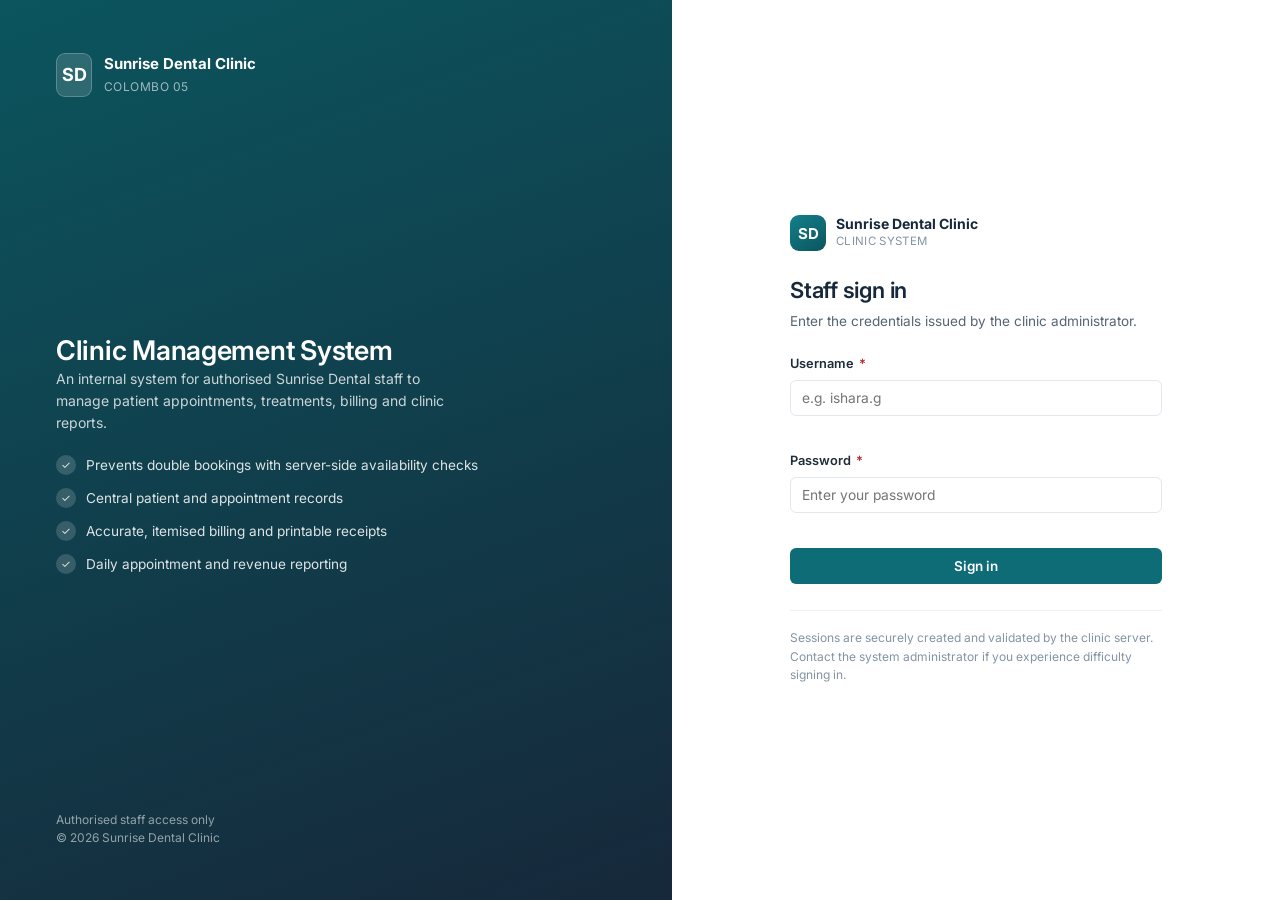
<file: index.html>
<!DOCTYPE html>
<html lang="en">
<head>
  <meta charset="UTF-8">
  <meta name="viewport" content="width=device-width, initial-scale=1.0">
  <title>Sunrise Dental Clinic Management System</title>
  <!-- Entry point: the application always starts at the sign-in screen. -->
  <meta http-equiv="refresh" content="0; url=login.html">
  <link rel="stylesheet" href="css/style.css">
</head>
<body>
  <div style="display:grid;place-items:center;min-height:100vh">
    <p class="muted">Opening Sunrise Dental Clinic Management System… <a href="login.html">Continue</a></p>
  </div>
  <script>window.location.replace("login.html");</script>
</body>
</html>
</file>
<file: css/style.css>
/* ==========================================================================
   Sunrise Dental Clinic Management System
   Shared stylesheet (CSS3 only - no frameworks)
   Sections: 1. Tokens  2. Base  3. Layout  4. Components  5. Pages
             6. Responsive  7. Print
   ========================================================================== */

/* ------------------------------ 1. Tokens ------------------------------- */
:root {
  /* Brand / accent colours (restrained dental-healthcare palette) */
  --brand-50:  #eef7f8;
  --brand-100: #d6ecee;
  --brand-200: #a9d8dc;
  --brand-500: #12808c;
  --brand-600: #0e6c77;
  --brand-700: #0b555e;

  --navy-700: #23384c;
  --navy-900: #16283a;

  /* Neutrals */
  --white: #ffffff;
  --bg:     #f5f7f9;
  --line:   #e2e8ee;
  --line-2: #eef2f6;
  --text:   #1f2d3a;
  --text-2: #566575;
  --text-3: #8494a3;

  /* Status */
  --ok-bg:   #e8f6ed; --ok-fg:   #1c7a45; --ok-line: #bfe6cf;
  --warn-bg: #fdf3e2; --warn-fg: #96631a; --warn-line: #f2ddb6;
  --err-bg:  #fdecec; --err-fg:  #b02a2a; --err-line: #f5cccc;
  --info-bg: #eaf2fb; --info-fg: #1f5fa8; --info-line: #c9dcf3;

  /* Shape & depth */
  --r-sm: 6px;
  --r-md: 10px;
  --r-lg: 14px;
  --shadow-1: 0 1px 2px rgba(22, 40, 58, .06), 0 1px 3px rgba(22, 40, 58, .05);
  --shadow-2: 0 4px 14px rgba(22, 40, 58, .08);
  --shadow-3: 0 18px 40px rgba(22, 40, 58, .18);

  --sidebar-w: 248px;
  --font: "Inter", "Segoe UI", Roboto, Helvetica, Arial, sans-serif;
}

/* ------------------------------- 2. Base -------------------------------- */
* { box-sizing: border-box; }

html, body { height: 100%; }

body {
  margin: 0;
  font-family: var(--font);
  font-size: 14.5px;
  line-height: 1.55;
  color: var(--text);
  background: var(--bg);
  -webkit-font-smoothing: antialiased;
}

h1, h2, h3, h4 { margin: 0; font-weight: 600; letter-spacing: -.01em; color: var(--navy-900); }
h1 { font-size: 21px; }
h2 { font-size: 17px; }
h3 { font-size: 15px; }
p  { margin: 0 0 10px; }
a  { color: var(--brand-600); text-decoration: none; }
a:hover { text-decoration: underline; }

.muted     { color: var(--text-2); }
.small     { font-size: 12.5px; }
.mono      { font-family: "SFMono-Regular", Consolas, "Liberation Mono", monospace; }
.nowrap    { white-space: nowrap; }
.text-right{ text-align: right; }
.hidden    { display: none !important; }

::selection { background: var(--brand-100); }

:focus-visible {
  outline: 2px solid var(--brand-500);
  outline-offset: 2px;
}

/* ------------------------------ 3. Layout ------------------------------- */
.layout { display: flex; min-height: 100vh; }

/* --- Sidebar --- */
.sidebar {
  width: var(--sidebar-w);
  flex: 0 0 var(--sidebar-w);
  background: var(--white);
  border-right: 1px solid var(--line);
  display: flex;
  flex-direction: column;
  position: sticky;
  top: 0;
  height: 100vh;
}

.brand {
  display: flex;
  align-items: center;
  gap: 10px;
  padding: 18px 18px 16px;
  border-bottom: 1px solid var(--line-2);
}

.brand-mark {
  width: 36px; height: 36px;
  border-radius: 9px;
  background: linear-gradient(145deg, var(--brand-500), var(--brand-700));
  color: #fff;
  display: grid; place-items: center;
  font-weight: 700; font-size: 15px;
  flex: 0 0 36px;
}

.brand-text strong { display: block; font-size: 14px; color: var(--navy-900); line-height: 1.2; }
.brand-text span   { display: block; font-size: 11.5px; color: var(--text-3); letter-spacing: .03em; text-transform: uppercase; }

.nav { padding: 14px 12px; overflow-y: auto; flex: 1; }
.nav-label {
  font-size: 11px; text-transform: uppercase; letter-spacing: .08em;
  color: var(--text-3); padding: 10px 10px 6px; font-weight: 600;
}

.nav-item {
  display: flex; align-items: center; gap: 10px;
  padding: 9px 10px;
  border-radius: var(--r-sm);
  color: var(--text-2);
  font-weight: 500;
  border-left: 3px solid transparent;
  transition: background .12s ease, color .12s ease;
}
.nav-item:hover { background: var(--line-2); color: var(--text); text-decoration: none; }
.nav-item.active {
  background: var(--brand-50);
  color: var(--brand-700);
  border-left-color: var(--brand-500);
  font-weight: 600;
}
.nav-item svg { width: 17px; height: 17px; flex: 0 0 17px; stroke-width: 1.7; }

.sidebar-foot {
  padding: 12px;
  border-top: 1px solid var(--line-2);
  font-size: 12px;
  color: var(--text-3);
}

/* --- Main column --- */
.main { flex: 1; min-width: 0; display: flex; flex-direction: column; }

.topbar {
  height: 62px;
  background: var(--white);
  border-bottom: 1px solid var(--line);
  display: flex; align-items: center; justify-content: space-between;
  gap: 16px;
  padding: 0 22px;
  position: sticky; top: 0; z-index: 20;
}
.topbar-title { display: flex; flex-direction: column; }
.topbar-title strong { font-size: 15.5px; color: var(--navy-900); }
.topbar-title span { font-size: 12.5px; color: var(--text-3); }
.topbar-right { display: flex; align-items: center; gap: 12px; }

.user-chip {
  display: flex; align-items: center; gap: 9px;
  padding: 5px 10px 5px 5px;
  border: 1px solid var(--line);
  border-radius: 40px;
  background: var(--white);
}
.avatar {
  width: 28px; height: 28px; border-radius: 50%;
  background: var(--brand-100); color: var(--brand-700);
  display: grid; place-items: center; font-size: 12px; font-weight: 700;
}
.user-chip .u-name { font-size: 13px; font-weight: 600; line-height: 1.1; }
.user-chip .u-role { font-size: 11px; color: var(--text-3); line-height: 1.1; }

.content { padding: 22px; max-width: 1280px; width: 100%; }

.page-head {
  display: flex; align-items: flex-end; justify-content: space-between;
  gap: 16px; margin-bottom: 18px; flex-wrap: wrap;
}
.page-head p { margin: 4px 0 0; color: var(--text-2); font-size: 13.5px; }

.mobile-toggle {
  display: none;
  background: var(--white); border: 1px solid var(--line);
  border-radius: var(--r-sm); width: 36px; height: 36px;
  cursor: pointer; color: var(--text);
}

/* ----------------------------- 4. Components ---------------------------- */

/* Cards */
.card {
  background: var(--white);
  border: 1px solid var(--line);
  border-radius: var(--r-lg);
  box-shadow: var(--shadow-1);
}
.card + .card { margin-top: 18px; }
.card-head {
  padding: 14px 18px;
  border-bottom: 1px solid var(--line-2);
  display: flex; align-items: center; justify-content: space-between; gap: 12px;
}
.card-head p { margin: 2px 0 0; font-size: 12.5px; color: var(--text-3); }
.card-body { padding: 18px; }
.card-foot {
  padding: 14px 18px; border-top: 1px solid var(--line-2);
  display: flex; gap: 10px; flex-wrap: wrap;
  background: #fbfcfd; border-radius: 0 0 var(--r-lg) var(--r-lg);
}

/* Grid helpers */
.grid { display: grid; gap: 16px; }
.grid-4 { grid-template-columns: repeat(4, minmax(0, 1fr)); }
.grid-3 { grid-template-columns: repeat(3, minmax(0, 1fr)); }
.grid-2 { grid-template-columns: repeat(2, minmax(0, 1fr)); }

/* Stat cards */
.stat {
  background: var(--white);
  border: 1px solid var(--line);
  border-radius: var(--r-lg);
  padding: 16px 18px;
  box-shadow: var(--shadow-1);
  display: flex; flex-direction: column; gap: 6px;
}
.stat-top { display: flex; align-items: center; justify-content: space-between; }
.stat-label { font-size: 12.5px; color: var(--text-2); font-weight: 500; }
.stat-icon {
  width: 32px; height: 32px; border-radius: 9px;
  display: grid; place-items: center;
  background: var(--brand-50); color: var(--brand-600);
}
.stat-icon.violet { background: var(--info-bg); color: var(--info-fg); }
.stat-icon.green  { background: var(--ok-bg);   color: var(--ok-fg); }
.stat-icon.amber  { background: var(--warn-bg); color: var(--warn-fg); }
.stat-value { font-size: 25px; font-weight: 700; color: var(--navy-900); letter-spacing: -.02em; }
.stat-note { font-size: 12px; color: var(--text-3); }

/* Buttons */
.btn {
  display: inline-flex; align-items: center; justify-content: center; gap: 8px;
  padding: 9px 16px;
  border-radius: var(--r-sm);
  border: 1px solid transparent;
  font-family: inherit; font-size: 13.5px; font-weight: 600;
  cursor: pointer;
  transition: background .12s ease, border-color .12s ease, color .12s ease;
  white-space: nowrap;
}
.btn:disabled { opacity: .55; cursor: not-allowed; }
.btn svg { width: 16px; height: 16px; }

.btn-primary { background: var(--brand-600); color: #fff; }
.btn-primary:hover:not(:disabled) { background: var(--brand-700); }

.btn-secondary { background: var(--white); color: var(--text); border-color: var(--line); }
.btn-secondary:hover:not(:disabled) { background: var(--line-2); }

.btn-danger { background: var(--white); color: var(--err-fg); border-color: var(--err-line); }
.btn-danger:hover:not(:disabled) { background: var(--err-bg); }

.btn-solid-danger { background: #b02a2a; color: #fff; }
.btn-solid-danger:hover:not(:disabled) { background: #8e2020; }

.btn-ghost { background: transparent; color: var(--text-2); }
.btn-ghost:hover:not(:disabled) { background: var(--line-2); color: var(--text); }

.btn-block { width: 100%; }
.btn-sm { padding: 6px 11px; font-size: 12.5px; }

/* Forms */
.form-grid { display: grid; grid-template-columns: repeat(2, minmax(0, 1fr)); gap: 16px 18px; }
.field { display: flex; flex-direction: column; gap: 6px; }
.field.span-2 { grid-column: span 2; }

.field label { font-size: 12.8px; font-weight: 600; color: var(--text); }
.field label .req { color: #b02a2a; margin-left: 2px; }
.hint { font-size: 11.8px; color: var(--text-3); }

input[type="text"], input[type="password"], input[type="tel"],
input[type="date"], input[type="time"], input[type="number"],
input[type="search"], select, textarea {
  width: 100%;
  padding: 9px 11px;
  font-family: inherit; font-size: 13.8px; color: var(--text);
  background: var(--white);
  border: 1px solid var(--line);
  border-radius: var(--r-sm);
  transition: border-color .12s ease, box-shadow .12s ease;
}
textarea { resize: vertical; min-height: 74px; }
input:hover, select:hover, textarea:hover { border-color: #cfd9e2; }
input:focus, select:focus, textarea:focus {
  outline: none;
  border-color: var(--brand-500);
  box-shadow: 0 0 0 3px rgba(18, 128, 140, .13);
}
input[readonly], input:disabled, select:disabled {
  background: #f7f9fb; color: var(--text-2); cursor: not-allowed;
}
select {
  appearance: none;
  background-image: url("data:image/svg+xml,%3Csvg xmlns='http://www.w3.org/2000/svg' width='12' height='12' viewBox='0 0 24 24' fill='none' stroke='%238494a3' stroke-width='3'%3E%3Cpath d='M6 9l6 6 6-6'/%3E%3C/svg%3E");
  background-repeat: no-repeat;
  background-position: right 11px center;
  padding-right: 30px;
}

/* Client-side validation feedback (convenience only - backend re-validates) */
.field-error { font-size: 11.8px; color: var(--err-fg); min-height: 14px; }
.field.invalid input, .field.invalid select { border-color: var(--err-line); background: #fffafa; }

/* Inline alerts */
.alert {
  display: flex; align-items: flex-start; gap: 10px;
  padding: 11px 14px;
  border-radius: var(--r-md);
  font-size: 13.2px;
  border: 1px solid transparent;
  margin-bottom: 14px;
}
.alert strong { font-weight: 600; }
.alert-success { background: var(--ok-bg);   color: var(--ok-fg);   border-color: var(--ok-line); }
.alert-error   { background: var(--err-bg);  color: var(--err-fg);  border-color: var(--err-line); }
.alert-warn    { background: var(--warn-bg); color: var(--warn-fg); border-color: var(--warn-line); }
.alert-info    { background: var(--info-bg); color: var(--info-fg); border-color: var(--info-line); }

/* Badges */
.badge {
  display: inline-flex; align-items: center; gap: 5px;
  padding: 3px 9px; border-radius: 40px;
  font-size: 11.6px; font-weight: 600; letter-spacing: .01em;
  border: 1px solid transparent; text-transform: capitalize;
}
.badge::before { content: ""; width: 6px; height: 6px; border-radius: 50%; background: currentColor; }
.badge-confirmed { background: var(--ok-bg);   color: var(--ok-fg);   border-color: var(--ok-line); }
.badge-pending   { background: var(--warn-bg); color: var(--warn-fg); border-color: var(--warn-line); }
.badge-cancelled { background: var(--err-bg);  color: var(--err-fg);  border-color: var(--err-line); }
.badge-completed { background: var(--info-bg); color: var(--info-fg); border-color: var(--info-line); }
.badge-neutral   { background: var(--line-2);  color: var(--text-2);  border-color: var(--line); }

/* Tables */
.table-wrap { width: 100%; overflow-x: auto; }
table.data {
  width: 100%; border-collapse: collapse; font-size: 13.4px;
}
table.data th {
  text-align: left; font-weight: 600; font-size: 11.8px;
  text-transform: uppercase; letter-spacing: .05em; color: var(--text-3);
  padding: 10px 14px; background: #fafbfc;
  border-bottom: 1px solid var(--line);
  white-space: nowrap;
}
table.data td {
  padding: 11px 14px;
  border-bottom: 1px solid var(--line-2);
  color: var(--text);
  vertical-align: middle;
}
table.data tbody tr:last-child td { border-bottom: none; }
table.data tbody tr:hover { background: #fbfcfd; }
table.data td.num, table.data th.num { text-align: right; font-variant-numeric: tabular-nums; }

/* Definition list (record view) */
.dl { display: grid; grid-template-columns: repeat(3, minmax(0, 1fr)); gap: 14px 18px; }
.dl .dt { font-size: 11.6px; text-transform: uppercase; letter-spacing: .05em; color: var(--text-3); font-weight: 600; }
.dl .dd { font-size: 14px; color: var(--text); margin-top: 2px; font-weight: 500; }

/* Empty / not-found state */
.empty {
  text-align: center; padding: 38px 20px; color: var(--text-2);
}
.empty .empty-icon {
  width: 46px; height: 46px; margin: 0 auto 12px;
  border-radius: 50%; background: var(--line-2); color: var(--text-3);
  display: grid; place-items: center;
}
.empty h3 { margin-bottom: 4px; }
.empty p { font-size: 13.2px; max-width: 380px; margin: 0 auto; }

/* Tabs */
.tabs {
  display: flex; gap: 4px;
  border-bottom: 1px solid var(--line);
  margin-bottom: 18px;
  overflow-x: auto;
}
.tab {
  padding: 10px 15px;
  background: none; border: none; border-bottom: 2px solid transparent;
  font-family: inherit; font-size: 13.6px; font-weight: 600; color: var(--text-2);
  cursor: pointer; white-space: nowrap;
}
.tab:hover { color: var(--text); }
.tab.active { color: var(--brand-700); border-bottom-color: var(--brand-500); }

/* Search bar */
.search-row { display: flex; gap: 10px; flex-wrap: wrap; align-items: flex-end; }
.search-row .field { flex: 1 1 260px; }

/* Toasts */
.toast-stack {
  position: fixed; right: 20px; bottom: 20px; z-index: 90;
  display: flex; flex-direction: column; gap: 10px;
}
.toast {
  display: flex; align-items: flex-start; gap: 10px;
  min-width: 260px; max-width: 360px;
  padding: 12px 14px;
  background: var(--white);
  border: 1px solid var(--line);
  border-left: 3px solid var(--brand-500);
  border-radius: var(--r-md);
  box-shadow: var(--shadow-2);
  font-size: 13.2px;
  animation: toast-in .16s ease-out;
}
.toast.success { border-left-color: var(--ok-fg); }
.toast.error   { border-left-color: var(--err-fg); }
.toast.warn    { border-left-color: var(--warn-fg); }
@keyframes toast-in { from { opacity: 0; transform: translateY(6px); } to { opacity: 1; transform: none; } }

/* Modal / confirmation dialogue */
.modal-backdrop {
  position: fixed; inset: 0; z-index: 100;
  background: rgba(22, 40, 58, .45);
  display: grid; place-items: center;
  padding: 20px;
}
.modal {
  background: var(--white);
  border-radius: var(--r-lg);
  box-shadow: var(--shadow-3);
  width: 100%; max-width: 420px;
  overflow: hidden;
}
.modal-body { padding: 20px; }
.modal-body h3 { margin-bottom: 6px; }
.modal-body p { color: var(--text-2); font-size: 13.4px; margin: 0; }
.modal-foot { padding: 14px 20px; background: #fafbfc; border-top: 1px solid var(--line-2); display: flex; justify-content: flex-end; gap: 10px; }

/* Loading skeleton / spinner */
.spinner {
  width: 16px; height: 16px; border-radius: 50%;
  border: 2px solid var(--brand-200); border-top-color: var(--brand-600);
  animation: spin .7s linear infinite; display: inline-block;
}
@keyframes spin { to { transform: rotate(360deg); } }
.loading-row { display: flex; align-items: center; gap: 9px; color: var(--text-2); font-size: 13px; padding: 18px; }

/* Environment ribbon (shown when running on mock preview data) */
.mock-note {
  display: flex; align-items: center; gap: 8px;
  font-size: 12.2px; color: var(--warn-fg);
  background: var(--warn-bg); border: 1px dashed var(--warn-line);
  padding: 7px 12px; border-radius: var(--r-sm); margin-bottom: 16px;
}

/* ------------------------------- 5. Pages -------------------------------- */

/* --- Login --- */
.login-page {
  min-height: 100vh;
  display: grid;
  grid-template-columns: 1.05fr .95fr;
  background: var(--white);
}
.login-aside {
  background: linear-gradient(160deg, var(--brand-700) 0%, var(--navy-900) 100%);
  color: #fff;
  padding: 52px 56px;
  display: flex; flex-direction: column; justify-content: space-between;
}
.login-aside .brand-mark { width: 44px; height: 44px; font-size: 18px; background: rgba(255,255,255,.14); border: 1px solid rgba(255,255,255,.22); }
.login-aside h2 { color: #fff; font-size: 27px; line-height: 1.3; max-width: 20ch; }
.login-aside p { color: rgba(255,255,255,.78); max-width: 44ch; font-size: 14px; }
.login-points { list-style: none; padding: 0; margin: 22px 0 0; display: grid; gap: 12px; }
.login-points li { display: flex; gap: 10px; align-items: flex-start; font-size: 13.6px; color: rgba(255,255,255,.86); }
.login-points .tick {
  width: 20px; height: 20px; border-radius: 50%; flex: 0 0 20px;
  background: rgba(255,255,255,.16); display: grid; place-items: center; font-size: 11px;
}
.login-aside .foot { font-size: 12px; color: rgba(255,255,255,.55); }

.login-panel { display: grid; place-items: center; padding: 40px 24px; }
.login-box { width: 100%; max-width: 372px; }
.login-box .brand { border: none; padding: 0 0 22px; }
.login-box h1 { font-size: 22px; margin-bottom: 4px; }
.login-box .sub { color: var(--text-2); font-size: 13.6px; margin-bottom: 22px; }
.login-form { display: grid; gap: 15px; }
.login-meta { display: flex; align-items: center; justify-content: space-between; font-size: 12.6px; color: var(--text-2); }
.checkbox { display: flex; align-items: center; gap: 7px; }
.checkbox input { width: 14px; height: 14px; accent-color: var(--brand-600); }
.login-foot { margin-top: 26px; padding-top: 18px; border-top: 1px solid var(--line-2); font-size: 12px; color: var(--text-3); }

/* --- Dashboard --- */
.quick-actions { display: grid; grid-template-columns: repeat(4, minmax(0, 1fr)); gap: 12px; }
.qa {
  display: flex; align-items: center; gap: 11px;
  padding: 13px 14px;
  border: 1px solid var(--line); border-radius: var(--r-md);
  background: var(--white); color: var(--text);
  text-align: left; font-family: inherit; font-size: 13.4px; font-weight: 600;
  cursor: pointer; transition: border-color .12s ease, background .12s ease;
}
.qa:hover { border-color: var(--brand-200); background: var(--brand-50); text-decoration: none; }
.qa .qa-icon {
  width: 32px; height: 32px; border-radius: 8px; flex: 0 0 32px;
  background: var(--brand-50); color: var(--brand-600); display: grid; place-items: center;
}
.qa span.qa-sub { display: block; font-weight: 400; font-size: 11.8px; color: var(--text-3); }

/* --- Billing summary --- */
.fee-list { display: grid; gap: 2px; }
.fee-row {
  display: flex; align-items: center; justify-content: space-between;
  padding: 11px 2px; border-bottom: 1px dashed var(--line);
  font-size: 13.8px;
}
.fee-row .fee-label { color: var(--text-2); }
.fee-row .fee-value { font-variant-numeric: tabular-nums; font-weight: 600; }
.fee-row.total {
  border-bottom: none; margin-top: 6px; padding-top: 14px;
  border-top: 2px solid var(--line); font-size: 16px;
}
.fee-row.total .fee-label { color: var(--navy-900); font-weight: 600; }
.fee-row.total .fee-value { color: var(--brand-700); font-size: 19px; font-weight: 700; }

/* --- Reports: simple frequency meter (rendered from backend data) --- */
.meter { height: 7px; border-radius: 4px; background: var(--line-2); overflow: hidden; min-width: 90px; }
.meter > span { display: block; height: 100%; background: var(--brand-500); border-radius: 4px; }

.kpi-strip { display: flex; flex-wrap: wrap; gap: 26px; }
.kpi { min-width: 130px; }
.kpi .k-label { font-size: 11.8px; text-transform: uppercase; letter-spacing: .05em; color: var(--text-3); font-weight: 600; }
.kpi .k-value { font-size: 21px; font-weight: 700; color: var(--navy-900); }

/* --- Help --- */
.help-steps { counter-reset: step; list-style: none; padding: 0; margin: 0; display: grid; gap: 14px; }
.help-steps li { display: flex; gap: 12px; align-items: flex-start; }
.help-steps li::before {
  counter-increment: step; content: counter(step);
  width: 24px; height: 24px; flex: 0 0 24px; border-radius: 50%;
  background: var(--brand-50); color: var(--brand-700);
  display: grid; place-items: center; font-size: 12px; font-weight: 700;
}
.help-steps li div { font-size: 13.6px; color: var(--text-2); }
.help-steps li strong { color: var(--text); display: block; font-size: 13.8px; }
.faq { border-top: 1px solid var(--line-2); padding: 12px 0; }
.faq:first-of-type { border-top: none; }
.faq summary { cursor: pointer; font-weight: 600; font-size: 13.8px; list-style: none; display: flex; justify-content: space-between; }
.faq summary::-webkit-details-marker { display: none; }
.faq summary::after { content: "+"; color: var(--text-3); font-weight: 400; font-size: 17px; line-height: 1; }
.faq[open] summary::after { content: "–"; }
.faq p { margin: 8px 0 0; font-size: 13.3px; color: var(--text-2); }

/* --- Receipt (screen preview + print) --- */
.receipt {
  background: #fff; color: #12202c;
  padding: 30px 34px;
  border: 1px solid var(--line);
  border-radius: var(--r-md);
  max-width: 720px;
  font-size: 13.4px;
}
.receipt-head {
  display: flex; justify-content: space-between; align-items: flex-start; gap: 20px;
  border-bottom: 2px solid var(--brand-600); padding-bottom: 14px; margin-bottom: 18px;
}
.receipt-head h2 { font-size: 19px; color: var(--brand-700); }
.receipt-head .clinic-meta { font-size: 12px; color: var(--text-2); line-height: 1.5; }
.receipt-head .doc-meta { text-align: right; font-size: 12.2px; color: var(--text-2); }
.receipt-head .doc-meta strong { display: block; font-size: 14px; color: var(--navy-900); }
.receipt-grid { display: grid; grid-template-columns: 1fr 1fr; gap: 12px 24px; margin-bottom: 18px; }
.receipt-grid .r-label { font-size: 11px; text-transform: uppercase; letter-spacing: .05em; color: var(--text-3); font-weight: 600; }
.receipt-grid .r-value { font-size: 13.6px; font-weight: 500; }
.receipt table { width: 100%; border-collapse: collapse; font-size: 13.2px; margin-bottom: 16px; }
.receipt table th { text-align: left; padding: 8px 10px; background: #f4f7f8; border-bottom: 1px solid var(--line); font-size: 11.4px; text-transform: uppercase; letter-spacing: .04em; color: var(--text-2); }
.receipt table td { padding: 9px 10px; border-bottom: 1px solid var(--line-2); }
.receipt table td.num, .receipt table th.num { text-align: right; font-variant-numeric: tabular-nums; }
.receipt table tr.total-row td { border-top: 2px solid var(--line); border-bottom: none; font-weight: 700; font-size: 15px; color: var(--brand-700); }
.receipt-foot { border-top: 1px dashed var(--line); padding-top: 12px; font-size: 11.8px; color: var(--text-3); text-align: center; }

/* ----------------------------- 6. Responsive ----------------------------- */
@media (max-width: 1100px) {
  .grid-4 { grid-template-columns: repeat(2, minmax(0, 1fr)); }
  .quick-actions { grid-template-columns: repeat(2, minmax(0, 1fr)); }
  .login-page { grid-template-columns: 1fr; }
  .login-aside { display: none; }
}

@media (max-width: 900px) {
  .grid-3, .grid-2 { grid-template-columns: 1fr; }
  .dl { grid-template-columns: repeat(2, minmax(0, 1fr)); }
  .form-grid { grid-template-columns: 1fr; }
  .field.span-2 { grid-column: span 1; }

  .mobile-toggle { display: grid; place-items: center; }
  .sidebar {
    position: fixed; z-index: 60; left: 0; top: 0;
    transform: translateX(-100%);
    transition: transform .18s ease;
    box-shadow: var(--shadow-3);
  }
  .sidebar.open { transform: none; }
  .scrim { position: fixed; inset: 0; background: rgba(22,40,58,.4); z-index: 55; }
}

@media (max-width: 620px) {
  .grid-4 { grid-template-columns: 1fr; }
  .quick-actions { grid-template-columns: 1fr; }
  .dl { grid-template-columns: 1fr; }
  .content { padding: 16px; }
  .user-chip .u-meta { display: none; }
}

/* ------------------------------- 7. Print -------------------------------- */
@media print {
  body { background: #fff; }
  .sidebar, .topbar, .no-print, .toast-stack, .modal-backdrop { display: none !important; }
  .layout, .main, .content { display: block; padding: 0; margin: 0; max-width: none; }
  .print-only { display: block !important; }
  .receipt { border: none; border-radius: 0; padding: 0; max-width: none; box-shadow: none; }
  .receipt-head { break-inside: avoid; }
  @page { margin: 16mm; }
}
</file>
